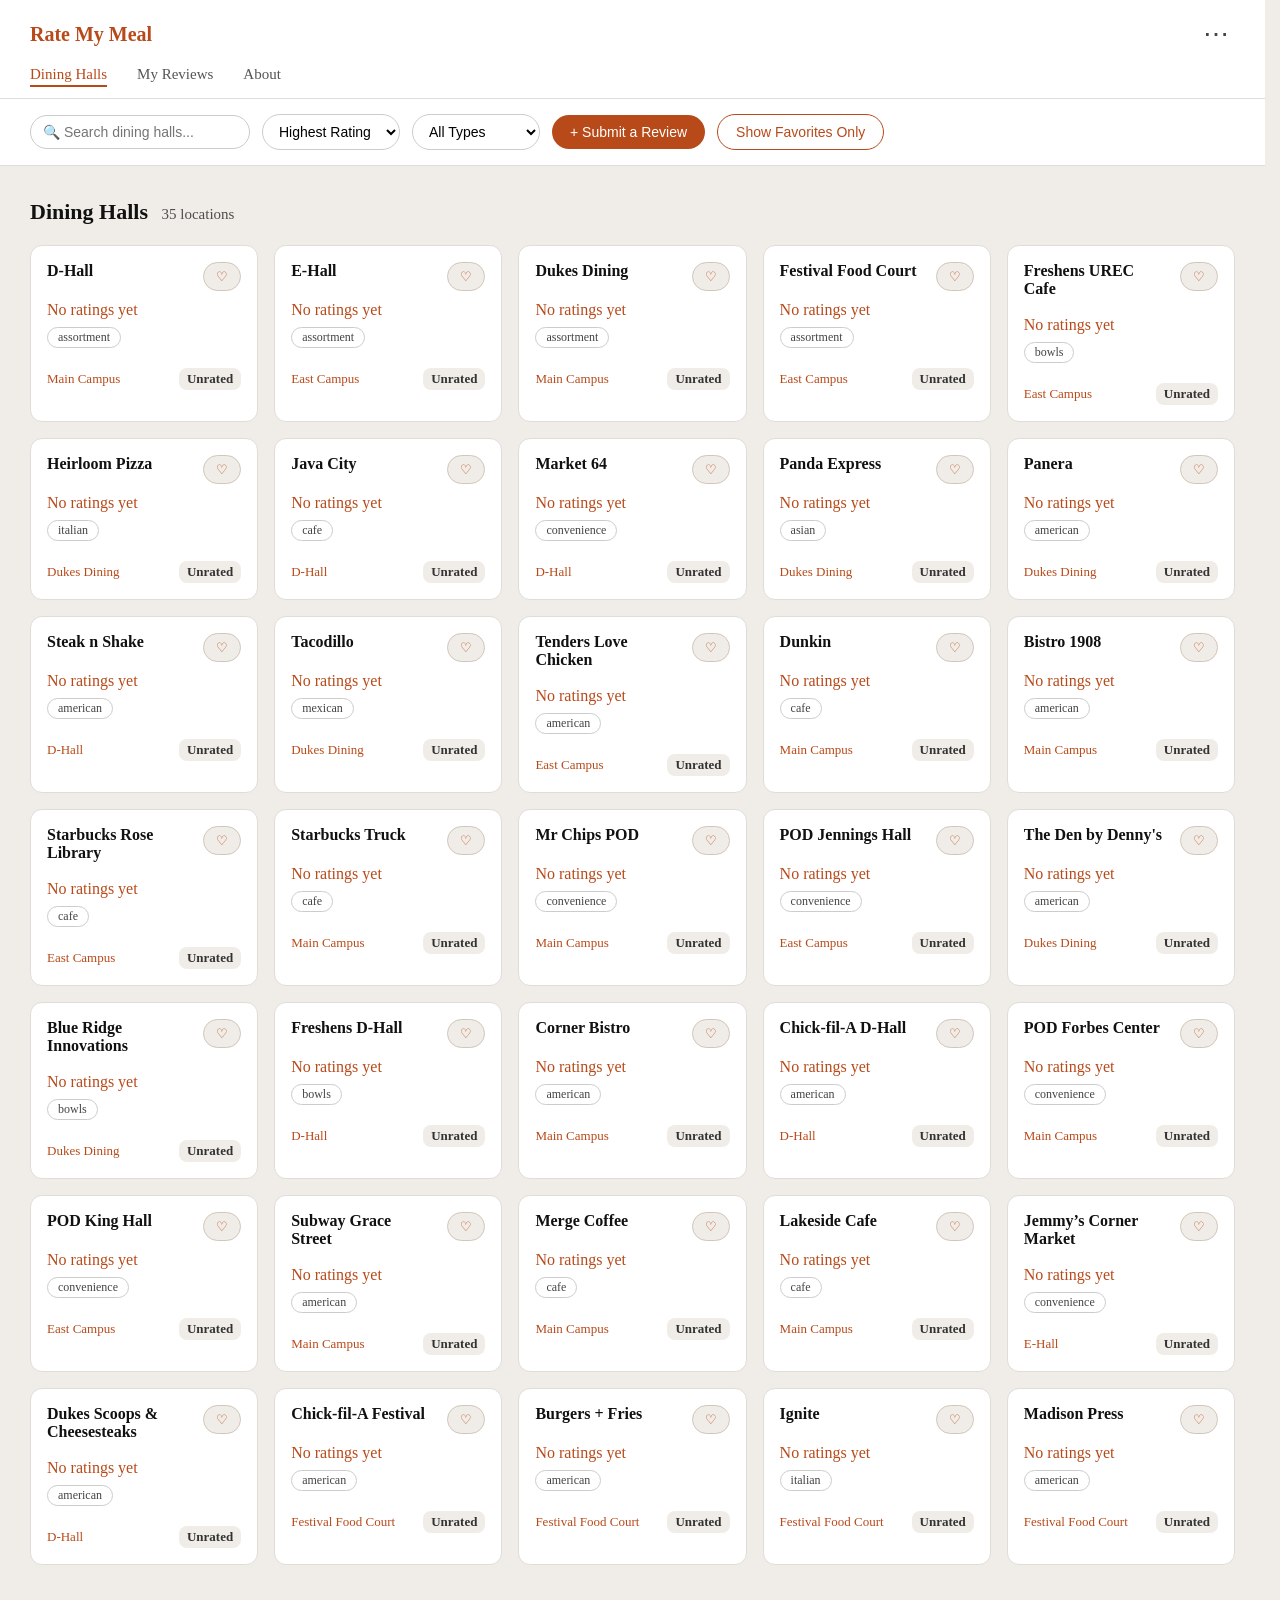
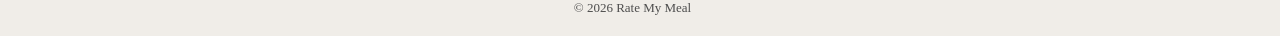
<file: docs/index.html>
<!DOCTYPE html>
<html lang="en">

<head>
    <meta charset="UTF-8">
    <meta name="viewport" content="width=device-width, initial-scale=1.0">
    <title>Rate My Meal</title>
    <link rel="icon" href="https://fav.mhciael.com/%E2%AD%90">
    <link rel="stylesheet" href="styles.css">
</head>

<body>

    <header>
        <nav class="navbar">
        <div class="nav-logo"><a href="index.html">Rate My Meal</a></div>
            <ul class="nav-links">
                <li><a href="index.html" class="active">Dining Halls</a></li>
                <li><a href="reviews.html">My Reviews</a></li>
                <li><a href="about.html">About</a></li>
            </ul>

            <div class="view-menu">
                <button type="button" id="view-menu-btn" class="view-menu-btn" aria-label="Change view">
                &#8943;
                </button>

                <div id="view-menu-dropdown" class="view-menu-dropdown">
                    <button type="button" id="card-view-btn">Card View</button>
                    <button type="button" id="list-view-btn">List View</button>
                </div>
            </div>
        </nav>

        <section class="search-bar" aria-label="Search dining halls">
            <label for="search-input" class="visually-hidden">Search dining halls</label>
            <input type="text" id="search-input" placeholder="&#128269; Search dining halls...">

            <label for="sort-select" class="visually-hidden">Sort dining halls</label>
            <select id="sort-select">
                <option value="highest">Highest Rating</option>
                <option value="lowest">Lowest Rating</option>
                <option value="az">Name A-Z</option>
            </select>

            <label for="cuisine-select" class="visually-hidden">Filter by cuisine</label>
            <select id="cuisine-select">
                <option value="all">All Types</option>
                <option value="assortment">Assortment</option>
                <option value="american">American</option>
                <option value="asian">Asian</option>
                <option value="italian">Italian</option>
                <option value="mexican">Mexican</option>
                <option value="cafe">Cafe</option>
                <option value="bowls">Bowls</option>
                <option value="convenience">Convenience</option>
            </select>

            <button type="button" class="submit-btn" id="submit-btn">+ Submit a Review</button>
            <button type="button" class="submit-btn" id="favorites-only-btn">Show Favorites Only</button>
        </section>
    </header>

    <main class="main-content">
        <section aria-labelledby="dining-halls-heading">
            <h1 class="section-title" id="dining-halls-heading">
                Dining Halls
                <span class="location-count" id="location-count"></span>
            </h1>
            <section class="card-grid" id="card-grid" aria-label="Dining hall listings"></section>
        </section>
    </main>

    <aside class="modal" id="review-modal">
        <section class="modal-box">
            <button type="button" class="modal-close" id="close-modal" aria-label="Close review form">&#10005;</button>
            <h2>Submit a Review</h2>

            <form id="review-form">
                <label for="dining-hall">Dining Hall</label>
                <select id="dining-hall" required>
                    <option value="">-- Select a dining hall --</option>
                    <option value="dhall">D-Hall</option>
                    <option value="ehall">E-Hall</option>
                    <option value="dukes">Dukes Dining</option>
                    <option value="festival">Festival Food Court</option>
                    <option value="freshens_urec">Freshens UREC Cafe</option>
                    <option value="heirloom">Heirloom Pizza</option>
                    <option value="java_city">Java City</option>
                    <option value="market64">Market 64</option>
                    <option value="panda_express">Panda Express</option>
                    <option value="panera">Panera</option>
                    <option value="steak_n_shake">Steak n Shake</option>
                    <option value="tacodillo">Tacodillo</option>
                    <option value="tlc">Tenders Love Chicken</option>
                    <option value="dunkin">Dunkin</option>
                    <option value="bistro1908">Bistro 1908</option>
                    <option value="starbucks_rose">Starbucks Rose Library</option>
                    <option value="starbucks_truck">Starbucks Truck</option>
                    <option value="mr_chips">Mr Chips POD</option>
                    <option value="pod_jennings">POD Jennings Hall</option>
                    <option value="den_dennys">The Den by Denny's</option>
                    <option value="blue_ridge">Blue Ridge Innovations</option>
                    <option value="freshens_dhall">Freshens D-Hall</option>
                    <option value="corner_bistro">Corner Bistro</option>
                    <option value="chickfila_dhall">Chick-fil-A D-Hall</option>
                    <option value="pod_forbes">POD Forbes Center</option>
                    <option value="pod_king">POD King Hall</option>
                    <option value="subway_grace">Subway Grace Street</option>
                    <option value="merge_coffee">Merge Coffee</option>
                    <option value="lakeside">Lakeside Cafe</option>
                    <option value="jemmys">Jemmy’s Corner Market</option>
                    <option value="dukes_scoops">Dukes Scoops &amp; Cheesesteaks</option>
                    <option value="chickfila_festival">Chick-fil-A Festival</option>
                    <option value="burgers_fries">Burgers + Fries</option>
                    <option value="ignite">Ignite</option>
                    <option value="madison_press">Madison Press</option>
                </select>

                <label for="reviewer-name">Your Name</label>
                <input type="text" id="reviewer-name" placeholder="e.g. Jane Smith" required>

                <label for="star-rating">Rating (1-5)</label>
                <input type="number" id="star-rating" min="1" max="5" placeholder="e.g. 4" required>

                <label for="review-text">Review</label>
                <textarea id="review-text" rows="4" placeholder="Write your review here..." required></textarea>

                <button type="submit" class="submit-btn">Submit Review</button>
            </form>

            <div id="confirmation-msg" hidden>
                <p>&#10003; Thanks for your review! It has been submitted.</p>
            </div>
        </section>
    </aside>

    <footer class="footer">
        © 2026 Rate My Meal
    </footer>

    <script src="main.js"></script>
</body>
</html>
</file>
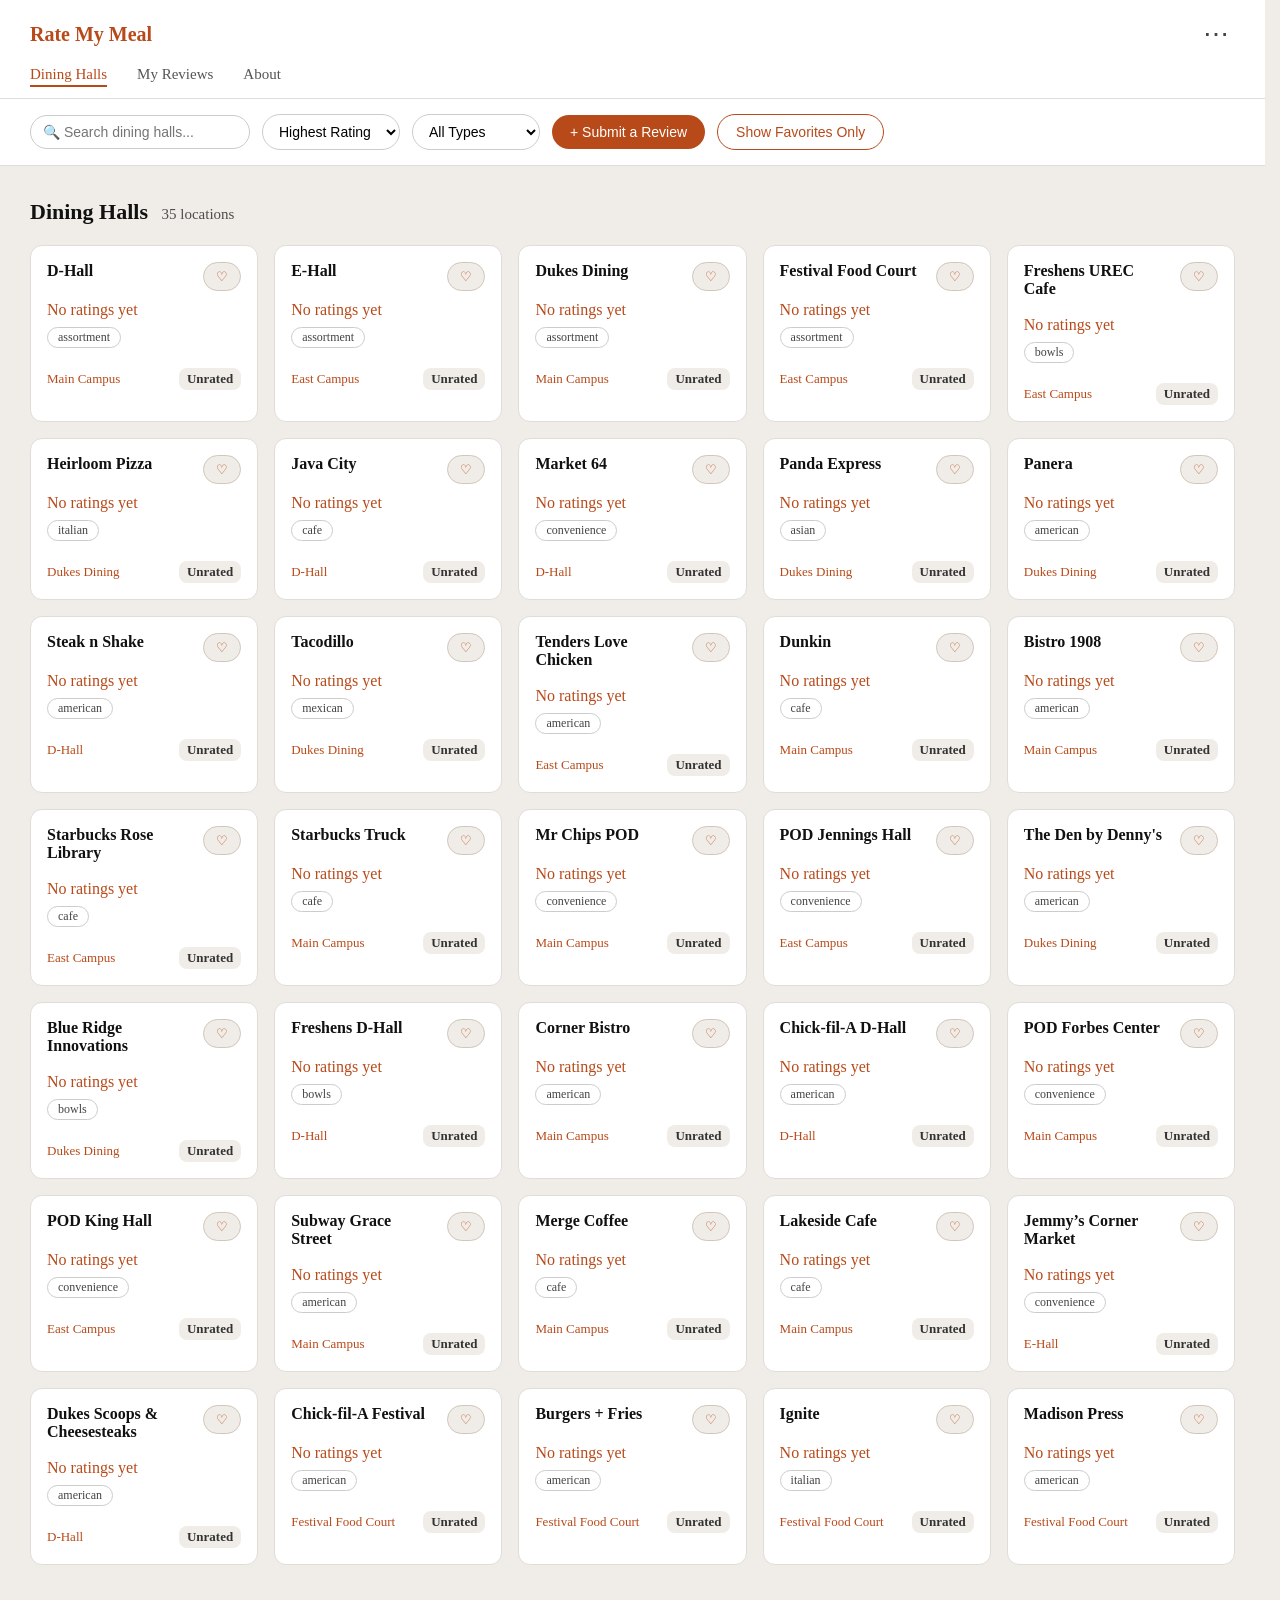
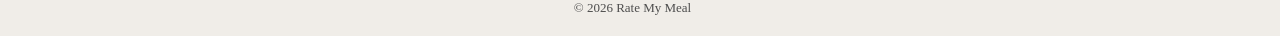
<file: src/index.html>
<!DOCTYPE html>
<html lang="en">

<head>
    <meta charset="UTF-8">
    <meta name="viewport" content="width=device-width, initial-scale=1.0">
    <title>Rate My Meal</title>
    <link rel="icon" href="https://fav.mhciael.com/%E2%AD%90">
    <link rel="stylesheet" href="styles/styles.css">
</head>

<body>

    <header>
        <nav class="navbar">
        <div class="nav-logo"><a href="index.html">Rate My Meal</a></div>
            <ul class="nav-links">
                <li><a href="index.html" class="active">Dining Halls</a></li>
                <li><a href="reviews.html">My Reviews</a></li>
                <li><a href="about.html">About</a></li>
            </ul>

            <div class="view-menu">
                <button type="button" id="view-menu-btn" class="view-menu-btn" aria-label="Change view">
                &#8943;
                </button>

                <div id="view-menu-dropdown" class="view-menu-dropdown">
                    <button type="button" id="card-view-btn">Card View</button>
                    <button type="button" id="list-view-btn">List View</button>
                </div>
            </div>
        </nav>

        <section class="search-bar" aria-label="Search dining halls">
            <label for="search-input" class="visually-hidden">Search dining halls</label>
            <input type="text" id="search-input" placeholder="&#128269; Search dining halls...">

            <label for="sort-select" class="visually-hidden">Sort dining halls</label>
            <select id="sort-select">
                <option value="highest">Highest Rating</option>
                <option value="lowest">Lowest Rating</option>
                <option value="az">Name A-Z</option>
            </select>

            <label for="cuisine-select" class="visually-hidden">Filter by cuisine</label>
            <select id="cuisine-select">
                <option value="all">All Types</option>
                <option value="assortment">Assortment</option>
                <option value="american">American</option>
                <option value="asian">Asian</option>
                <option value="italian">Italian</option>
                <option value="mexican">Mexican</option>
                <option value="cafe">Cafe</option>
                <option value="bowls">Bowls</option>
                <option value="convenience">Convenience</option>
            </select>

            <button type="button" class="submit-btn" id="submit-btn">+ Submit a Review</button>
            <button type="button" class="submit-btn" id="favorites-only-btn">Show Favorites Only</button>
        </section>
    </header>

    <main class="main-content">
        <section aria-labelledby="dining-halls-heading">
            <h1 class="section-title" id="dining-halls-heading">
                Dining Halls
                <span class="location-count" id="location-count"></span>
            </h1>
            <section class="card-grid" id="card-grid" aria-label="Dining hall listings"></section>
        </section>
    </main>

    <aside class="modal" id="review-modal">
        <section class="modal-box">
            <button type="button" class="modal-close" id="close-modal" aria-label="Close review form">&#10005;</button>
            <h2>Submit a Review</h2>

            <form id="review-form">
                <label for="dining-hall">Dining Hall</label>
                <select id="dining-hall" required>
                    <option value="">-- Select a dining hall --</option>
                    <option value="dhall">D-Hall</option>
                    <option value="ehall">E-Hall</option>
                    <option value="dukes">Dukes Dining</option>
                    <option value="festival">Festival Food Court</option>
                    <option value="freshens_urec">Freshens UREC Cafe</option>
                    <option value="heirloom">Heirloom Pizza</option>
                    <option value="java_city">Java City</option>
                    <option value="market64">Market 64</option>
                    <option value="panda_express">Panda Express</option>
                    <option value="panera">Panera</option>
                    <option value="steak_n_shake">Steak n Shake</option>
                    <option value="tacodillo">Tacodillo</option>
                    <option value="tlc">Tenders Love Chicken</option>
                    <option value="dunkin">Dunkin</option>
                    <option value="bistro1908">Bistro 1908</option>
                    <option value="starbucks_rose">Starbucks Rose Library</option>
                    <option value="starbucks_truck">Starbucks Truck</option>
                    <option value="mr_chips">Mr Chips POD</option>
                    <option value="pod_jennings">POD Jennings Hall</option>
                    <option value="den_dennys">The Den by Denny's</option>
                    <option value="blue_ridge">Blue Ridge Innovations</option>
                    <option value="freshens_dhall">Freshens D-Hall</option>
                    <option value="corner_bistro">Corner Bistro</option>
                    <option value="chickfila_dhall">Chick-fil-A D-Hall</option>
                    <option value="pod_forbes">POD Forbes Center</option>
                    <option value="pod_king">POD King Hall</option>
                    <option value="subway_grace">Subway Grace Street</option>
                    <option value="merge_coffee">Merge Coffee</option>
                    <option value="lakeside">Lakeside Cafe</option>
                    <option value="jemmys">Jemmy’s Corner Market</option>
                    <option value="dukes_scoops">Dukes Scoops &amp; Cheesesteaks</option>
                    <option value="chickfila_festival">Chick-fil-A Festival</option>
                    <option value="burgers_fries">Burgers + Fries</option>
                    <option value="ignite">Ignite</option>
                    <option value="madison_press">Madison Press</option>
                </select>

                <label for="reviewer-name">Your Name</label>
                <input type="text" id="reviewer-name" placeholder="e.g. Jane Smith" required>

                <label for="star-rating">Rating (1-5)</label>
                <input type="number" id="star-rating" min="1" max="5" placeholder="e.g. 4" required>

                <label for="review-text">Review</label>
                <textarea id="review-text" rows="4" placeholder="Write your review here..." required></textarea>

                <button type="submit" class="submit-btn">Submit Review</button>
            </form>

            <div id="confirmation-msg" hidden>
                <p>&#10003; Thanks for your review! It has been submitted.</p>
            </div>
        </section>
    </aside>

    <footer class="footer">
        © 2026 Rate My Meal
    </footer>

    <script src="scripts/main.js"></script>
</body>
</html>
</file>
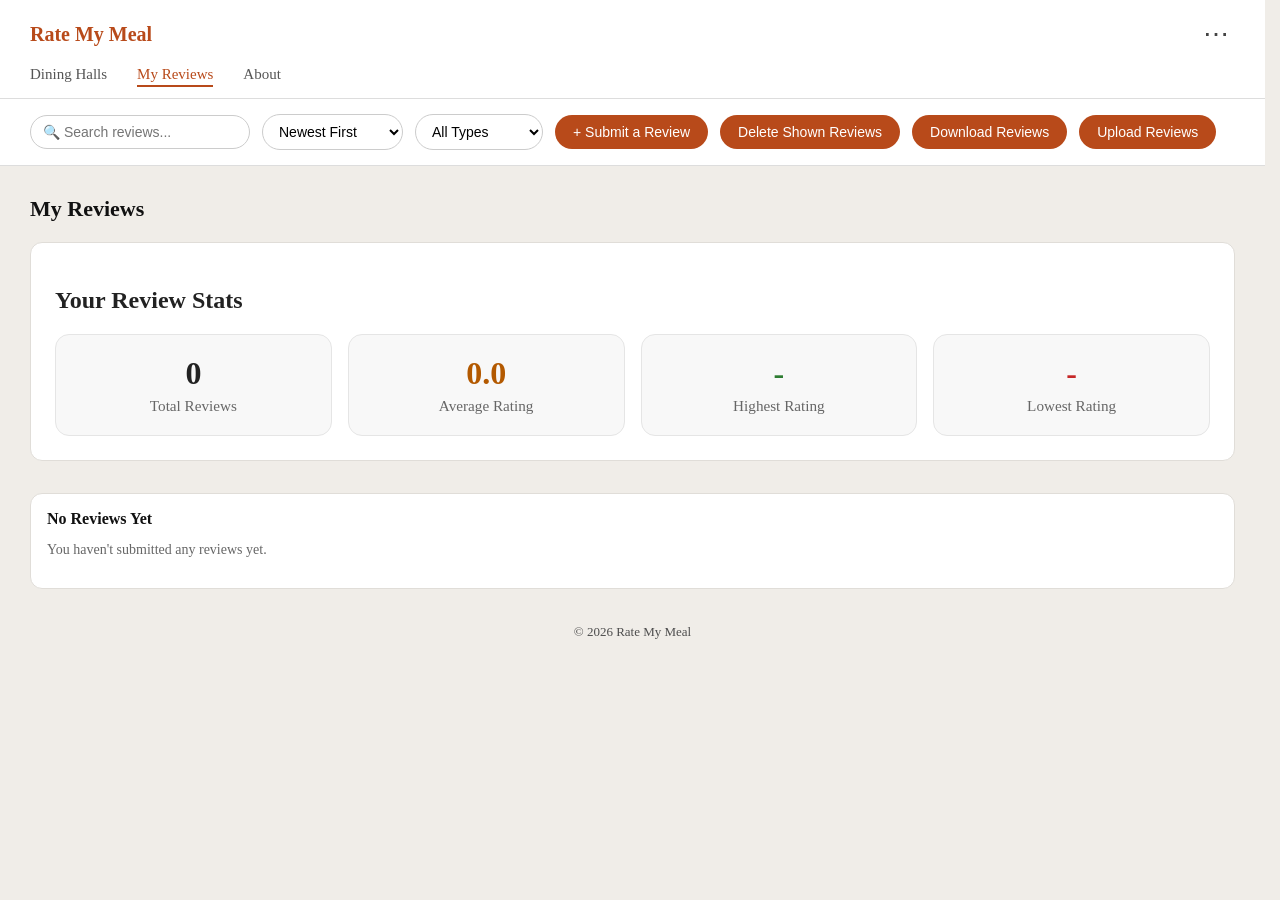
<file: docs/reviews.html>
<!DOCTYPE html>
<html lang="en">

<head>
    <meta charset="UTF-8">
    <meta name="viewport" content="width=device-width, initial-scale=1.0">
    <title>My Reviews - Rate My Meal</title>

    <link rel="icon" href="https://fav.mhciael.com/%E2%AD%90">
    <link rel="stylesheet" href="styles.css">
</head>

<body>

    <header>
        <!-- Navigation Bar -->
        <nav class="navbar">
            <div class="nav-logo"><a href="index.html">Rate My Meal</a></div>
            <ul class="nav-links">
                <li><a href="index.html">Dining Halls</a></li>
                <li><a href="reviews.html" class="active">My Reviews</a></li>
                <li><a href="about.html">About</a></li>
            </ul>

            <div class="view-menu">
                <button type="button" id="view-menu-btn" class="view-menu-btn" aria-label="Change view">
                    &#8943;
                </button>

                <div id="view-menu-dropdown" class="view-menu-dropdown">
                    <button type="button" id="card-view-btn">Card View</button>
                    <button type="button" id="list-view-btn">List View</button>
                </div>
            </div>
        </nav>

        <section class="search-bar" aria-label="Filter reviews">
            <label for="search-input" class="visually-hidden">Search reviews</label>
            <input type="text" id="search-input" placeholder="&#128269; Search reviews...">
            <label for="sort-select" class="visually-hidden">Sort reviews</label>
            <select id="sort-select">
                <option value="newest">Newest First</option>
                <option value="oldest">Oldest First</option>
                <option value="highest">Highest Rating</option>
                <option value="lowest">Lowest Rating</option>
                <option value="az">Dining Hall A-Z</option>
            </select>

            <label for="cuisine-select" class="visually-hidden">Filter by cuisine</label>
            <select id="cuisine-select">
                <option value="all">All Types</option>
                <option value="assortment">Assortment</option>
                <option value="american">American</option>
                <option value="asian">Asian</option>
                <option value="italian">Italian</option>
                <option value="mexican">Mexican</option>
                <option value="cafe">Cafe</option>
                <option value="bowls">Bowls</option>
                <option value="convenience">Convenience</option>
            </select>

            <button type="button" class="submit-btn" id="submit-btn">+ Submit a Review</button>
            <button type="button" class="submit-btn" id="clear-reviews-btn">Delete Shown Reviews</button>
            <button type="button" class="submit-btn" id="download-reviews-btn">Download Reviews</button>
            <button type="button" class="submit-btn" id="upload-reviews-btn">Upload Reviews</button>
            <input id="upload-reviews-input" type="file" accept="application/json" style="display: none;" >
        </section>
    </header>

    <!-- Main Content -->
    <main class="main-content">
        <h1 class="section-title">My Reviews</h1>
        <section class="card summary-card" id="user-overview">
            <h2>Your Review Stats</h2>


            <div class="overview-stats">
                <div class="overview-item">
                    <span class="overview-number" id="total-reviews-stat">0</span>
                    <span class="overview-label">Total Reviews</span>
                </div>

                <div class="overview-item">
                    <span class="overview-number" id="average-rating-stat">0.0</span>
                    <span class="overview-label">Average Rating</span>
                </div>

                <div class="overview-item">
                    <span class="overview-number" id="highest-rating-stat">0</span>
                    <span class="overview-label">Highest Rating</span>
                </div>

                <div class="overview-item">
                    <span class="overview-number" id="lowest-rating-stat">0</span>
                    <span class="overview-label">Lowest Rating</span>
                </div>
            </div>
        </section>






        <div class="card-grid" id="reviews-grid">
            <div class="card">
                <h2 class="card-name">No Reviews Yet</h2>
                <p class="empty-text">
                    You haven’t submitted any reviews yet.
                </p>
            </div>
        </div>
    </main>

    <aside class="modal" id="review-modal">
        <section class="modal-box">
            <button type="button" class="modal-close" id="close-modal" aria-label="Close review form">&#10005;</button>
            <h2>Submit a Review</h2>

            <form id="review-form">
                <label for="dining-hall">Dining Hall</label>
                <select id="dining-hall" required>
                    <option value="">-- Select a dining hall --</option>
                    <option value="dhall">D-Hall</option>
                    <option value="ehall">E-Hall</option>
                    <option value="dukes">Dukes Dining</option>
                    <option value="festival">Festival Food Court</option>
                    <option value="freshens_urec">Freshens UREC Cafe</option>
                    <option value="heirloom">Heirloom Pizza</option>
                    <option value="java_city">Java City</option>
                    <option value="market64">Market 64</option>
                    <option value="panda_express">Panda Express</option>
                    <option value="panera">Panera</option>
                    <option value="steak_n_shake">Steak n Shake</option>
                    <option value="tacodillo">Tacodillo</option>
                    <option value="tlc">Tenders Love Chicken</option>
                    <option value="dunkin">Dunkin</option>
                    <option value="bistro1908">Bistro 1908</option>
                    <option value="starbucks_rose">Starbucks Rose Library</option>
                    <option value="starbucks_truck">Starbucks Truck</option>
                    <option value="mr_chips">Mr Chips POD</option>
                    <option value="pod_jennings">POD Jennings Hall</option>
                    <option value="den_dennys">The Den by Denny's</option>
                    <option value="blue_ridge">Blue Ridge Innovations</option>
                    <option value="freshens_dhall">Freshens D-Hall</option>
                    <option value="corner_bistro">Corner Bistro</option>
                    <option value="chickfila_dhall">Chick-fil-A D-Hall</option>
                    <option value="pod_forbes">POD Forbes Center</option>
                    <option value="pod_king">POD King Hall</option>
                    <option value="subway_grace">Subway Grace Street</option>
                    <option value="merge_coffee">Merge Coffee</option>
                    <option value="lakeside">Lakeside Cafe</option>
                    <option value="jemmys">Jemmy’s Corner Market</option>
                    <option value="dukes_scoops">Dukes Scoops &amp; Cheesesteaks</option>
                    <option value="chickfila_festival">Chick-fil-A Festival</option>
                    <option value="burgers_fries">Burgers + Fries</option>
                    <option value="ignite">Ignite</option>
                    <option value="madison_press">Madison Press</option>
                </select>

                <label for="reviewer-name">Your Name</label>
                <input type="text" id="reviewer-name" placeholder="e.g. Jane Smith" required>

                <label for="star-rating">Rating (1-5)</label>
                <input type="number" id="star-rating" min="1" max="5" placeholder="e.g. 4" required>

                <label for="review-text">Review</label>
                <textarea id="review-text" rows="4" placeholder="Write your review here..." required></textarea>

                <button type="submit" class="submit-btn">Submit Review</button>
            </form>

            <div id="confirmation-msg" hidden>
                <p>&#10003; Thanks for your review! It has been submitted.</p>
            </div>
        </section>
    </aside>

    <footer class="footer">
        © 2026 Rate My Meal
    </footer>

    <script src="main.js"></script>
</body>

</html>
</file>
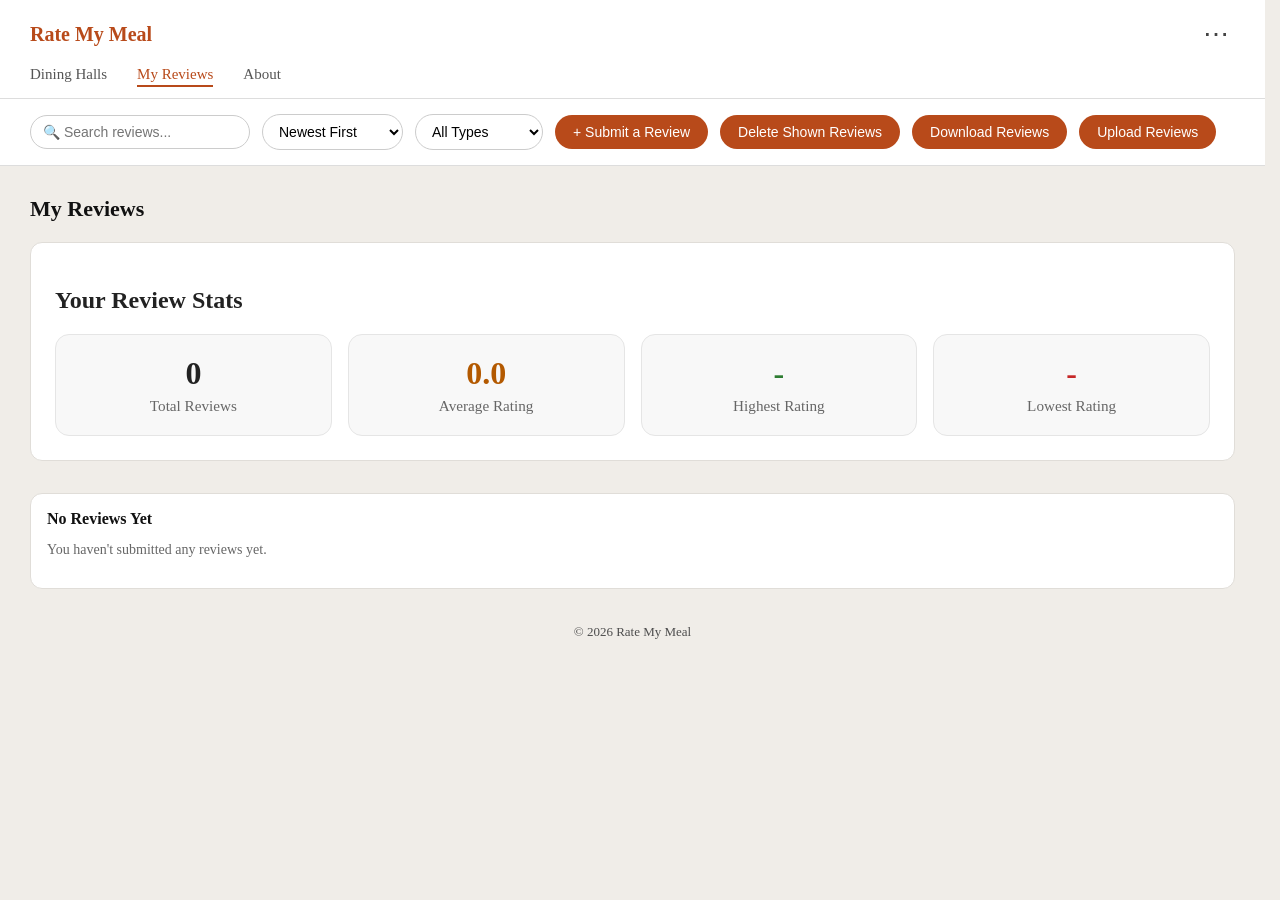
<file: src/reviews.html>
<!DOCTYPE html>
<html lang="en">

<head>
    <meta charset="UTF-8">
    <meta name="viewport" content="width=device-width, initial-scale=1.0">
    <title>My Reviews - Rate My Meal</title>

    <link rel="icon" href="https://fav.mhciael.com/%E2%AD%90">
    <link rel="stylesheet" href="styles/styles.css">
</head>

<body>

    <header>
        <!-- Navigation Bar -->
        <nav class="navbar">
            <div class="nav-logo"><a href="index.html">Rate My Meal</a></div>
            <ul class="nav-links">
                <li><a href="index.html">Dining Halls</a></li>
                <li><a href="reviews.html" class="active">My Reviews</a></li>
                <li><a href="about.html">About</a></li>
            </ul>

            <div class="view-menu">
                <button type="button" id="view-menu-btn" class="view-menu-btn" aria-label="Change view">
                    &#8943;
                </button>

                <div id="view-menu-dropdown" class="view-menu-dropdown">
                    <button type="button" id="card-view-btn">Card View</button>
                    <button type="button" id="list-view-btn">List View</button>
                </div>
            </div>
        </nav>

        <section class="search-bar" aria-label="Filter reviews">
            <label for="search-input" class="visually-hidden">Search reviews</label>
            <input type="text" id="search-input" placeholder="&#128269; Search reviews...">
            <label for="sort-select" class="visually-hidden">Sort reviews</label>
            <select id="sort-select">
                <option value="newest">Newest First</option>
                <option value="oldest">Oldest First</option>
                <option value="highest">Highest Rating</option>
                <option value="lowest">Lowest Rating</option>
                <option value="az">Dining Hall A-Z</option>
            </select>

            <label for="cuisine-select" class="visually-hidden">Filter by cuisine</label>
            <select id="cuisine-select">
                <option value="all">All Types</option>
                <option value="assortment">Assortment</option>
                <option value="american">American</option>
                <option value="asian">Asian</option>
                <option value="italian">Italian</option>
                <option value="mexican">Mexican</option>
                <option value="cafe">Cafe</option>
                <option value="bowls">Bowls</option>
                <option value="convenience">Convenience</option>
            </select>

            <button type="button" class="submit-btn" id="submit-btn">+ Submit a Review</button>
            <button type="button" class="submit-btn" id="clear-reviews-btn">Delete Shown Reviews</button>
            <button type="button" class="submit-btn" id="download-reviews-btn">Download Reviews</button>
            <button type="button" class="submit-btn" id="upload-reviews-btn">Upload Reviews</button>
            <input id="upload-reviews-input" type="file" accept="application/json" style="display: none;" >
        </section>
    </header>

    <!-- Main Content -->
    <main class="main-content">
        <h1 class="section-title">My Reviews</h1>
        <section class="card summary-card" id="user-overview">
            <h2>Your Review Stats</h2>


            <div class="overview-stats">
                <div class="overview-item">
                    <span class="overview-number" id="total-reviews-stat">0</span>
                    <span class="overview-label">Total Reviews</span>
                </div>

                <div class="overview-item">
                    <span class="overview-number" id="average-rating-stat">0.0</span>
                    <span class="overview-label">Average Rating</span>
                </div>

                <div class="overview-item">
                    <span class="overview-number" id="highest-rating-stat">0</span>
                    <span class="overview-label">Highest Rating</span>
                </div>

                <div class="overview-item">
                    <span class="overview-number" id="lowest-rating-stat">0</span>
                    <span class="overview-label">Lowest Rating</span>
                </div>
            </div>
        </section>






        <div class="card-grid" id="reviews-grid">
            <div class="card">
                <h2 class="card-name">No Reviews Yet</h2>
                <p class="empty-text">
                    You haven’t submitted any reviews yet.
                </p>
            </div>
        </div>
    </main>

    <aside class="modal" id="review-modal">
        <section class="modal-box">
            <button type="button" class="modal-close" id="close-modal" aria-label="Close review form">&#10005;</button>
            <h2>Submit a Review</h2>

            <form id="review-form">
                <label for="dining-hall">Dining Hall</label>
                <select id="dining-hall" required>
                    <option value="">-- Select a dining hall --</option>
                    <option value="dhall">D-Hall</option>
                    <option value="ehall">E-Hall</option>
                    <option value="dukes">Dukes Dining</option>
                    <option value="festival">Festival Food Court</option>
                    <option value="freshens_urec">Freshens UREC Cafe</option>
                    <option value="heirloom">Heirloom Pizza</option>
                    <option value="java_city">Java City</option>
                    <option value="market64">Market 64</option>
                    <option value="panda_express">Panda Express</option>
                    <option value="panera">Panera</option>
                    <option value="steak_n_shake">Steak n Shake</option>
                    <option value="tacodillo">Tacodillo</option>
                    <option value="tlc">Tenders Love Chicken</option>
                    <option value="dunkin">Dunkin</option>
                    <option value="bistro1908">Bistro 1908</option>
                    <option value="starbucks_rose">Starbucks Rose Library</option>
                    <option value="starbucks_truck">Starbucks Truck</option>
                    <option value="mr_chips">Mr Chips POD</option>
                    <option value="pod_jennings">POD Jennings Hall</option>
                    <option value="den_dennys">The Den by Denny's</option>
                    <option value="blue_ridge">Blue Ridge Innovations</option>
                    <option value="freshens_dhall">Freshens D-Hall</option>
                    <option value="corner_bistro">Corner Bistro</option>
                    <option value="chickfila_dhall">Chick-fil-A D-Hall</option>
                    <option value="pod_forbes">POD Forbes Center</option>
                    <option value="pod_king">POD King Hall</option>
                    <option value="subway_grace">Subway Grace Street</option>
                    <option value="merge_coffee">Merge Coffee</option>
                    <option value="lakeside">Lakeside Cafe</option>
                    <option value="jemmys">Jemmy’s Corner Market</option>
                    <option value="dukes_scoops">Dukes Scoops &amp; Cheesesteaks</option>
                    <option value="chickfila_festival">Chick-fil-A Festival</option>
                    <option value="burgers_fries">Burgers + Fries</option>
                    <option value="ignite">Ignite</option>
                    <option value="madison_press">Madison Press</option>
                </select>

                <label for="reviewer-name">Your Name</label>
                <input type="text" id="reviewer-name" placeholder="e.g. Jane Smith" required>

                <label for="star-rating">Rating (1-5)</label>
                <input type="number" id="star-rating" min="1" max="5" placeholder="e.g. 4" required>

                <label for="review-text">Review</label>
                <textarea id="review-text" rows="4" placeholder="Write your review here..." required></textarea>

                <button type="submit" class="submit-btn">Submit Review</button>
            </form>

            <div id="confirmation-msg" hidden>
                <p>&#10003; Thanks for your review! It has been submitted.</p>
            </div>
        </section>
    </aside>

    <footer class="footer">
        © 2026 Rate My Meal
    </footer>

    <script src="scripts/main.js"></script>
</body>

</html>
</file>
<file: docs/styles.css>
html {
    scrollbar-gutter: stable;
}

html,
body {
    max-width: 100%;
    overflow-x: hidden;
}

/* General Reset */
body {
    margin: 0;
    padding: 0;
    font-family: Georgia, serif;
    background-color: #f0ede8;
    color: #222;
}

/* Navigation Bar */
.navbar {
    background-color: white;
    padding: 15px 30px;
    display: flex;
    align-items: center;
    gap: 40px;
    border-bottom: 1px solid #ddd;
}

.nav-logo>a {
    text-decoration: none;
    font-size: 20px;
    font-weight: bold;
    color: #b84a1a;
}

.nav-links {
    list-style: none;
    margin: 0;
    padding: 0;
    display: flex;
    gap: 30px;
}

.nav-links a {
    text-decoration: none;
    color: #555;
    font-size: 15px;
}

.nav-links a:hover {
    color: #b84a1a;
}

.nav-links a.active {
    color: #b84a1a;
    border-bottom: 2px solid #b84a1a;
    padding-bottom: 3px;
}

/* Search and Filter Bar */
.search-bar {
    background-color: white;
    padding: 15px 30px;
    display: flex;
    align-items: center;
    gap: 12px;
    border-bottom: 1px solid #ddd;
}

.search-bar input {
    padding: 8px 12px;
    border: 1px solid #ccc;
    border-radius: 20px;
    font-size: 14px;
    width: 220px;
    width: 100%;
    max-width: 220px;
    box-sizing: border-box;
}

.search-bar select {
    padding: 8px 12px;
    border: 1px solid #ccc;
    border-radius: 20px;
    font-size: 14px;
    background-color: white;
}

section>select:hover {
    border-color: #b84a1a;
}

.submit-btn {
    padding: 9px 18px;
    background-color: #b84a1a;
    color: white;
    border: none;
    border-radius: 20px;
    font-size: 14px;
    cursor: pointer;
}

.submit-btn:hover,
.submit-btn.active {
    background-color: #963d15;
}

#favorites-only-btn {
    background-color: transparent;
    color: #b84a1a;
    border: 1px solid #b84a1a;
}

#favorites-only-btn.active {
    background-color: #b84a1a;
    color: white;
}

#favorites-only-btn:hover {
    background-color: #b84a1a;
    color: white;
}

/* Main Content Fade-in Animation */
@keyframes fadeIn {
    from {
        opacity: 0;
    }
    to {
        opacity: 1;
    }
}

/* Main Content */
.main-content {
    padding: 15px 30px;
    animation: fadeIn 0.8s ease-in-out;
}

.fade-in {
    animation: fadeIn 0.6s ease-in-out;
}

.section-title {
    font-size: 22px;
    font-weight: bold;
    margin-bottom: 20px;
    color: #111;
}

.location-count {
    font-size: 15px;
    font-weight: normal;
    color: #4D4D4D;
    margin-left: 8px;
}

/* Card Grid */
.card-grid {
    display: grid;
    grid-template-columns: repeat(auto-fit, minmax(220px, 1fr));
    gap: 16px;
}

/* Individual Card */
.card {
    background-color: white;
    border-radius: 12px;
    padding: 16px;
    border: 1px solid #e0ddd8;
    transition: background-color 0.2s ease, transform 0.2s ease;
}

section>.card:hover {
    background-color: #f7f1ec;
    transform: translateY(-2px);
}

.card:focus {
    outline: 2px solid #b84a1a;
    outline-offset: 2px;
}

.card-name {
    font-size: 16px;
    font-weight: bold;
    margin: 0 0 8px 0;
    color: #111;
}

/* Star Ratings */
.stars {
    color: #b84a1a;
    font-size: 16px;
    margin-bottom: 8px;
}

/* Cuisine Tag */
.tag {
    display: inline-block;
    border: 1px solid #ccc;
    border-radius: 20px;
    padding: 2px 10px;
    font-size: 12px;
    color: #444;
    margin-bottom: 12px;
}

/* Card Footer (campus + rating) */
.card-top {
    display: flex;
    justify-content: space-between;
    align-items: flex-start;
    gap: 12px;
    margin-bottom: 10px;
}

.favorite-btn {
    padding: 6px 12px;
    background-color: #f0ede8;
    border: 1px solid #d1c6bc;
    border-radius: 20px;
    color: #b84a1a;
    font-size: 13px;
    cursor: pointer;
    transition: background-color 0.2s ease, color 0.2s ease, border-color 0.2s ease;
}

.favorite-btn:hover {
    background-color: #f7f1ec;
}

.favorite-btn:focus {
    background-color: #f7f1ec;
    outline: 2px solid #b84a1a;
    outline-offset: 2px;
}

.favorite-btn.favorited {
    background-color: #b84a1a;
    color: white;
    border-color: #b84a1a;
}

.card-footer {
    display: flex;
    justify-content: space-between;
    align-items: center;
    margin-top: 8px;
}

.campus {
    font-size: 13px;
    color: #b84a1a;
}

.rating {
    font-size: 13px;
    font-weight: bold;
    background-color: #f0ede8;
    padding: 3px 8px;
    border-radius: 8px;
    color: #333;
}

/* Delete Review Button */
.delete-review-btn {
    margin-top: 12px;
    padding: 6px 12px;
    background-color: #D4403A;
    color: white;
    border: none;
    border-radius: 6px;
    font-size: 13px;
    cursor: pointer;
    transition: background-color 0.2s ease;
}

.delete-review-btn:hover {
    background-color: #c9302c;
}

.delete-review-btn:focus {
    outline: 2px solid #b84a1a;
    outline-offset: 2px;
}

/* Modal Overlay */
.modal {
    display: none;
    position: fixed;
    top: 0;
    left: 0;
    width: 100%;
    height: 100%;
    background-color: rgba(0, 0, 0, 0.5);
    justify-content: center;
    align-items: center;
}

/* Modal Box */
.modal-box {
    background-color: white;
    border-radius: 12px;
    padding: 30px;
    width: 420px;
    position: relative;
}

.modal-box h2 {
    margin-top: 0;
    color: #111;
}

/* Close Button */
.modal-close {
    position: absolute;
    top: 14px;
    right: 16px;
    background: none;
    border: none;
    font-size: 18px;
    cursor: pointer;
    color: #888;
}

.modal-close:hover {
    color: #333;
}

/* Form Fields */
.modal-box label {
    display: block;
    margin-top: 14px;
    margin-bottom: 4px;
    font-size: 14px;
    font-weight: bold;
    color: #333;
}

.modal-box input,
.modal-box select,
.modal-box textarea {
    width: 100%;
    padding: 8px 10px;
    border: 1px solid #ccc;
    border-radius: 8px;
    font-size: 14px;
    box-sizing: border-box;
}

.modal-box .submit-btn {
    margin-top: 18px;
    width: 100%;
}

/* Confirmation Message */
#confirmation-msg {
    text-align: center;
    font-size: 16px;
    color: #2a7a2a;
    padding: 20px 0;
}

.empty-text {
    font-size: 14px;
    color: #666;
}

/* Review-specific styles */
.review-text {
    font-style: italic;
    color: #555;
    margin: 8px 0;
    line-height: 1.4;
}

.review-meta {
    display: flex;
    justify-content: space-between;
    align-items: center;
    margin-top: 8px;
    font-size: 12px;
    color: #4D4D4D;
}

.reviewer {
    font-weight: bold;
}

.review-date {
    font-style: italic;
}

/* Footer */
.footer {
    text-align: center;
    padding: 20px;
    color: #4D4D4D;
    font-size: 13px;
}

.visually-hidden {
    position: absolute;
    width: 1px;
    height: 1px;
    padding: 0;
    margin: -1px;
    overflow: hidden;
    clip: rect(0, 0, 0, 0);
    white-space: nowrap;
    border: 0;
}

.responsive-img {
    max-width: 100%;
    height: auto;
    padding: 15px 0px;
    display: block;
    margin: 0 auto;
}

@media (max-width: 760px) {
    .navbar {
        display: grid;
        grid-template-columns: 1fr auto;
        align-items: center;
        gap: 12px;
    }

    .nav-logo {
        grid-column: 1;
    }

    .view-menu {
        grid-column: 2;
        grid-row: 1;
        margin-left: 0;
        justify-self: end;
    }

    .nav-links {
        grid-column: 1 / 3;
        grid-row: 2;
    }

    .search-bar {
        display: grid;
        grid-template-columns: 1fr 1fr;
        gap: 12px;
        align-items: center;
    }

    .search-bar & > * {
        animation: fadeIn 0.8s ease-in-out;
    }

    .search-bar input,
    .search-bar select,
    .search-bar .submit-btn {
        box-sizing: border-box;
        width: 100%;
        min-width: 0;
        margin: 0;
    }

    .search-bar input {
        grid-column: 1 / 3;
        max-width: none;
    }

    .search-bar .submit-btn {
        grid-column: 1 / 3;
    }

    .card-grid {
        grid-template-columns: repeat(2, 1fr);
    }
}

@media (max-width: 480px) {
    .search-bar {
        grid-template-columns: 1fr;
    }

    .search-bar input,
    .search-bar select,
    .search-bar .submit-btn {
        grid-column: auto;
    }

    .card-grid {
        grid-template-columns: 1fr;
    }

    .main-content,
    .search-bar,
    .navbar {
        padding-left: 16px;
        padding-right: 16px;
    }

    .modal-box {
        width: calc(100% - 32px);
        padding: 20px;
    }

    .summary-card {
        margin-bottom: 20px;
    }

    /* tighten spacing inside */
    .summary-card h1 {
        margin-bottom: 5px;
    }

    .summary-card p {
        margin-bottom: 10px;
        color: #555;
    }

    /* rating line */
    #average-rating {
        display: flex;
        align-items: center;
        gap: 8px;
        font-size: 1.1rem;
    }

    #avg-stars {
        color: #f4b400;
        /* same gold as your stars */
    }

    #review-count {
        color: gray;
        font-size: 0.9rem;
    }
}

.reviews-controls {
    display: flex;
    align-items: center;
    gap: 12px;
    flex-wrap: wrap;
    margin-top: 8px;
}

.reviews-controls select {
    padding: 8px 12px;
    border: 1px solid #ccc;
    border-radius: 20px;
    font-size: 14px;
    background-color: white;
    cursor: pointer;
}

.reviews-controls select:hover {
    border-color: #b84a1a;
}

#reviews-container {
    margin-top: 16px;
}

.view-menu {
    position: relative;
    margin-left: auto;
}

.view-menu-btn {
    width: 38px;
    height: 38px;
    border: none;
    border-radius: 50%;
    background-color: white;
    color: #444;
    font-size: 26px;
    line-height: 1;
    cursor: pointer;
}

.view-menu-btn:hover {
    background-color: #f7f1ec;
    color: #b84a1a;
}

.view-menu-dropdown {
    display: none;
    position: absolute;
    top: 44px;
    right: 0;
    background-color: white;
    border: 1px solid #e0ddd8;
    border-radius: 12px;
    min-width: 135px;
    box-shadow: 0 4px 12px rgba(0, 0, 0, 0.12);
    z-index: 20;
    overflow: hidden;
}

.view-menu-dropdown.show {
    display: block;
}

.view-menu-dropdown button {
    width: 100%;
    padding: 10px 14px;
    border: none;
    background-color: white;
    text-align: left;
    cursor: pointer;
    font-size: 14px;
    color: #333;
}

.view-menu-dropdown button:hover,
.view-menu-dropdown button.active {
    background-color: #f7f1ec;
    color: #b84a1a;
}

.card-grid.list-view {
    display: flex;
    flex-direction: column;
    gap: 14px;
}

.card-grid.list-view .card {
    display: grid;
    grid-template-columns: minmax(0, 1.4fr) minmax(80px, 0.8fr) minmax(70px, auto);
    grid-template-areas:
        "name stars favorite"
        "campus rating tag";
    align-items: center;
    gap: 10px 16px;
    padding: 18px 22px;
}

.card-grid.list-view .card-top {
    display: contents;
}

.card-grid.list-view .card-name {
    grid-area: name;
    margin: 0;
    min-width: 0;
}

.card-grid.list-view .favorite-btn {
    grid-area: favorite;
    justify-self: center;
    align-self: center;
    white-space: nowrap;
}

.card-grid.list-view .stars {
    grid-area: stars;
    margin: 0;
    justify-self: center;
    white-space: nowrap;
}

.card-grid.list-view .tag {
    grid-area: tag;
    justify-self: center;
    margin: 0;
    white-space: nowrap;
}

.card-grid.list-view .card-footer {
    display: contents;
}

.card-grid.list-view .campus {
    grid-area: campus;
    min-width: 0;
}

.card-grid.list-view .rating {
    grid-area: rating;
    justify-self: center;
    white-space: nowrap;
}

@media (max-width: 400px) {
    .card-grid.list-view .card {
        display: grid;
        grid-template-columns: minmax(0, 1fr) auto;
        grid-template-areas:
            "name favorite"
            "stars tag"
            "campus rating";
        gap: 8px 12px;
        padding: 16px;
        align-items: center;
    }

    .card-grid.list-view .card-top {
        display: contents;
    }

    .card-grid.list-view .card-name {
        grid-area: name;
        margin: 0;
        min-width: 0;
        line-height: 1.2;
        overflow-wrap: anywhere;
    }

    .card-grid.list-view .favorite-btn {
        grid-area: favorite;
        justify-self: end;
        white-space: nowrap;
    }

    .card-grid.list-view .stars {
        grid-area: stars;
        justify-self: start;
        margin: 0;
        white-space: nowrap;
    }

    .card-grid.list-view .tag {
        grid-area: tag;
        justify-self: end;
        margin: 0;
        max-width: 110px;
        text-align: center;
        overflow-wrap: anywhere;
    }

    .card-grid.list-view .card-footer {
        display: contents;
    }

    .card-grid.list-view .campus {
        grid-area: campus;
        min-width: 0;
        overflow-wrap: anywhere;
    }

    .card-grid.list-view .rating {
        grid-area: rating;
        justify-self: end;
        white-space: nowrap;
    }
}

.navbar {
    display: grid;
    grid-template-columns: 1fr auto;
    align-items: center;
    gap: 12px;
}

.nav-logo {
    grid-column: 1;
}

.view-menu {
    grid-column: 2;
    grid-row: 1;
    margin-left: 0;
    justify-self: end;
}

.nav-links {
    grid-column: 1 / 3;
    grid-row: 2;
}



/* STUFF FOR THE CANVAS CHARTS */
.chart-card {
    background-color: #f4f7fb;
    /* different from main page */
    border: 2px solid #d0d7e2;
    padding: 16px;
    border-radius: 12px;
}

.chart-controls {
    margin-bottom: 10px;
}

.chart-controls button {
    margin-right: 8px;
    padding: 6px 10px;
    border-radius: 6px;
    border: none;
    background-color: #ddd;
    cursor: pointer;
}

.chart-controls button:hover {
    background-color: #bbb;
}


/* for printing preview when they click ctrl + p */
@media print {

    /* Reset page margins and colors */
    @page {
        margin: 0.75in;
        size: letter;
    }

    /* General print styles */
    * {
        -webkit-print-color-adjust: exact !important;
        print-color-adjust: exact !important;
        /* color-adjust: exact !important; */
    }

    html,
    body {
        background-color: white !important;
        color: black !important;
        font-size: 11pt;
        line-height: 1.5;
    }

    /* Hide interactive and navigation elements */
    .search-bar,
    .submit-btn,
    .modal,
    .modal-box,
    button,
    input,
    select,
    textarea {
        display: none !important;
    }

    /* Navigation for print */
    .navbar {
        border-bottom: 2px solid #000;
        padding: 10pt 0;
        margin-bottom: 20pt;
    }

    .nav-logo {
        font-size: 18pt;
        font-weight: bold;
        color: #000 !important;
    }

    .nav-links {
        display: none;
    }

    /* Main content spacing */
    .main-content {
        padding: 0;
        margin: 0;
    }

    /* Section titles */
    .section-title {
        font-size: 16pt;
        font-weight: bold;
        color: #000 !important;
        margin-top: 15pt;
        margin-bottom: 12pt;
        page-break-after: avoid;
    }

    .location-count {
        font-size: 11pt;
        color: #333 !important;
    }

    /* Card Grid - optimize for print */
    .card-grid {
        display: grid;
        grid-template-columns: repeat(2, 1fr);
        gap: 12pt;
        page-break-inside: auto;
    }

    /* Individual Cards */
    .card {
        background-color: white !important;
        border: 1.5pt solid #333 !important;
        border-radius: 6pt;
        padding: 10pt;
        page-break-inside: avoid;
        margin-bottom: 8pt;
    }

    .card-name {
        font-size: 12pt;
        font-weight: bold;
        color: #000 !important;
        margin-bottom: 6pt;
    }

    .stars {
        color: #000 !important;
        font-size: 11pt;
        margin-bottom: 6pt;
    }

    .tag {
        border: 1pt solid #666 !important;
        padding: 2pt 8pt;
        font-size: 9pt;
        color: #000 !important;
        display: inline-block;
        margin-bottom: 6pt;
    }

    .card-footer {
        display: flex;
        justify-content: space-between;
        margin-top: 6pt;
        font-size: 10pt;
    }

    .campus {
        color: #000 !important;
        font-weight: bold;
    }

    .rating {
        background-color: #f0f0f0 !important;
        color: #000 !important;
        padding: 2pt 6pt;
        border-radius: 4pt;
        border: 1pt solid #999;
    }

    /* About Page */
    .empty-text {
        font-size: 11pt;
        color: #000 !important;
        line-height: 1.6;
        margin-bottom: 10pt;
    }

    .responsive-img {
        max-width: 100%;
        height: auto;
        page-break-inside: avoid;
        margin: 15pt 0;
        border: 1pt solid #ccc;
    }

    /* Footer - show in print with page info */
    .footer {
        display: block !important;
        text-align: center;
        font-size: 9pt;
        color: #666 !important;
        padding: 10pt 0;
        margin-top: 30pt;
        border-top: 1pt solid #ccc;
    }

    /* Print header with site name */
    body::before {
        content: "Rate My Meal - Dining Hall Reviews";
        display: block;
        text-align: center;
        font-size: 9pt;
        color: #666;
        padding-bottom: 5pt;
        border-bottom: 1pt solid #ccc;
        margin-bottom: 15pt;
    }

    /* Prevent orphans and widows */
    p,
    .card {
        orphans: 3;
        widows: 3;
    }

    h1,
    h2,
    h3,
    .section-title,
    .card-name {
        page-break-after: avoid;
        orphans: 4;
        widows: 4;
    }
}


/* =========================
    USER OVERVIEW
========================= */

#user-overview {
    margin-bottom: 2rem;
    padding: 1.5rem;
}

#user-overview h2 {
    margin-bottom: 1.25rem;
    font-size: 1.5rem;
}

.overview-stats {
    display: grid;
    grid-template-columns: repeat(auto-fit, minmax(160px, 1fr));
    gap: 1rem;
}

.overview-item {
    background: #f8f8f8;
    border-radius: 14px;
    padding: 1.25rem 1rem;
    text-align: center;
    border: 1px solid #e5e5e5;

    transition: transform 0.15s ease,
        box-shadow 0.15s ease;
}

.overview-item:hover {
    transform: translateY(-3px);
    box-shadow: 0 4px 12px rgba(0, 0, 0, 0.08);
}

.overview-number {
    display: block;
    font-size: 2rem;
    font-weight: bold;
    margin-bottom: 0.35rem;
    color: #222;
}

.overview-label {
    font-size: 0.95rem;
    color: #666;
}

/* Highest rating = green */
#highest-rating-stat {
    color: #2e7d32;
}

/* Lowest rating = red */
#lowest-rating-stat {
    color: #c62828;
}

/* Average rating = gold */
#average-rating-stat {
    color: #B35900;
}

#reviews-grid {
    margin-top: 1rem;
}
</file>
<file: src/styles/styles.css>
html {
    scrollbar-gutter: stable;
}

html,
body {
    max-width: 100%;
    overflow-x: hidden;
}

/* General Reset */
body {
    margin: 0;
    padding: 0;
    font-family: Georgia, serif;
    background-color: #f0ede8;
    color: #222;
}

/* Navigation Bar */
.navbar {
    background-color: white;
    padding: 15px 30px;
    display: flex;
    align-items: center;
    gap: 40px;
    border-bottom: 1px solid #ddd;
}

.nav-logo>a {
    text-decoration: none;
    font-size: 20px;
    font-weight: bold;
    color: #b84a1a;
}

.nav-links {
    list-style: none;
    margin: 0;
    padding: 0;
    display: flex;
    gap: 30px;
}

.nav-links a {
    text-decoration: none;
    color: #555;
    font-size: 15px;
}

.nav-links a:hover {
    color: #b84a1a;
}

.nav-links a.active {
    color: #b84a1a;
    border-bottom: 2px solid #b84a1a;
    padding-bottom: 3px;
}

/* Search and Filter Bar */
.search-bar {
    background-color: white;
    padding: 15px 30px;
    display: flex;
    align-items: center;
    gap: 12px;
    border-bottom: 1px solid #ddd;
}

.search-bar input {
    padding: 8px 12px;
    border: 1px solid #ccc;
    border-radius: 20px;
    font-size: 14px;
    width: 220px;
    width: 100%;
    max-width: 220px;
    box-sizing: border-box;
}

.search-bar select {
    padding: 8px 12px;
    border: 1px solid #ccc;
    border-radius: 20px;
    font-size: 14px;
    background-color: white;
}

section>select:hover {
    border-color: #b84a1a;
}

.submit-btn {
    padding: 9px 18px;
    background-color: #b84a1a;
    color: white;
    border: none;
    border-radius: 20px;
    font-size: 14px;
    cursor: pointer;
}

.submit-btn:hover,
.submit-btn.active {
    background-color: #963d15;
}

#favorites-only-btn {
    background-color: transparent;
    color: #b84a1a;
    border: 1px solid #b84a1a;
}

#favorites-only-btn.active {
    background-color: #b84a1a;
    color: white;
}

#favorites-only-btn:hover {
    background-color: #b84a1a;
    color: white;
}

/* Main Content Fade-in Animation */
@keyframes fadeIn {
    from {
        opacity: 0;
    }
    to {
        opacity: 1;
    }
}

/* Main Content */
.main-content {
    padding: 15px 30px;
    animation: fadeIn 0.8s ease-in-out;
}

.fade-in {
    animation: fadeIn 0.6s ease-in-out;
}

.section-title {
    font-size: 22px;
    font-weight: bold;
    margin-bottom: 20px;
    color: #111;
}

.location-count {
    font-size: 15px;
    font-weight: normal;
    color: #4D4D4D;
    margin-left: 8px;
}

/* Card Grid */
.card-grid {
    display: grid;
    grid-template-columns: repeat(auto-fit, minmax(220px, 1fr));
    gap: 16px;
}

/* Individual Card */
.card {
    background-color: white;
    border-radius: 12px;
    padding: 16px;
    border: 1px solid #e0ddd8;
    transition: background-color 0.2s ease, transform 0.2s ease;
}

section>.card:hover {
    background-color: #f7f1ec;
    transform: translateY(-2px);
}

.card:focus {
    outline: 2px solid #b84a1a;
    outline-offset: 2px;
}

.card-name {
    font-size: 16px;
    font-weight: bold;
    margin: 0 0 8px 0;
    color: #111;
}

/* Star Ratings */
.stars {
    color: #b84a1a;
    font-size: 16px;
    margin-bottom: 8px;
}

/* Cuisine Tag */
.tag {
    display: inline-block;
    border: 1px solid #ccc;
    border-radius: 20px;
    padding: 2px 10px;
    font-size: 12px;
    color: #444;
    margin-bottom: 12px;
}

/* Card Footer (campus + rating) */
.card-top {
    display: flex;
    justify-content: space-between;
    align-items: flex-start;
    gap: 12px;
    margin-bottom: 10px;
}

.favorite-btn {
    padding: 6px 12px;
    background-color: #f0ede8;
    border: 1px solid #d1c6bc;
    border-radius: 20px;
    color: #b84a1a;
    font-size: 13px;
    cursor: pointer;
    transition: background-color 0.2s ease, color 0.2s ease, border-color 0.2s ease;
}

.favorite-btn:hover {
    background-color: #f7f1ec;
}

.favorite-btn:focus {
    background-color: #f7f1ec;
    outline: 2px solid #b84a1a;
    outline-offset: 2px;
}

.favorite-btn.favorited {
    background-color: #b84a1a;
    color: white;
    border-color: #b84a1a;
}

.card-footer {
    display: flex;
    justify-content: space-between;
    align-items: center;
    margin-top: 8px;
}

.campus {
    font-size: 13px;
    color: #b84a1a;
}

.rating {
    font-size: 13px;
    font-weight: bold;
    background-color: #f0ede8;
    padding: 3px 8px;
    border-radius: 8px;
    color: #333;
}

/* Delete Review Button */
.delete-review-btn {
    margin-top: 12px;
    padding: 6px 12px;
    background-color: #D4403A;
    color: white;
    border: none;
    border-radius: 6px;
    font-size: 13px;
    cursor: pointer;
    transition: background-color 0.2s ease;
}

.delete-review-btn:hover {
    background-color: #c9302c;
}

.delete-review-btn:focus {
    outline: 2px solid #b84a1a;
    outline-offset: 2px;
}

/* Modal Overlay */
.modal {
    display: none;
    position: fixed;
    top: 0;
    left: 0;
    width: 100%;
    height: 100%;
    background-color: rgba(0, 0, 0, 0.5);
    justify-content: center;
    align-items: center;
}

/* Modal Box */
.modal-box {
    background-color: white;
    border-radius: 12px;
    padding: 30px;
    width: 420px;
    position: relative;
}

.modal-box h2 {
    margin-top: 0;
    color: #111;
}

/* Close Button */
.modal-close {
    position: absolute;
    top: 14px;
    right: 16px;
    background: none;
    border: none;
    font-size: 18px;
    cursor: pointer;
    color: #888;
}

.modal-close:hover {
    color: #333;
}

/* Form Fields */
.modal-box label {
    display: block;
    margin-top: 14px;
    margin-bottom: 4px;
    font-size: 14px;
    font-weight: bold;
    color: #333;
}

.modal-box input,
.modal-box select,
.modal-box textarea {
    width: 100%;
    padding: 8px 10px;
    border: 1px solid #ccc;
    border-radius: 8px;
    font-size: 14px;
    box-sizing: border-box;
}

.modal-box .submit-btn {
    margin-top: 18px;
    width: 100%;
}

/* Confirmation Message */
#confirmation-msg {
    text-align: center;
    font-size: 16px;
    color: #2a7a2a;
    padding: 20px 0;
}

.empty-text {
    font-size: 14px;
    color: #666;
}

/* Review-specific styles */
.review-text {
    font-style: italic;
    color: #555;
    margin: 8px 0;
    line-height: 1.4;
}

.review-meta {
    display: flex;
    justify-content: space-between;
    align-items: center;
    margin-top: 8px;
    font-size: 12px;
    color: #4D4D4D;
}

.reviewer {
    font-weight: bold;
}

.review-date {
    font-style: italic;
}

/* Footer */
.footer {
    text-align: center;
    padding: 20px;
    color: #4D4D4D;
    font-size: 13px;
}

.visually-hidden {
    position: absolute;
    width: 1px;
    height: 1px;
    padding: 0;
    margin: -1px;
    overflow: hidden;
    clip: rect(0, 0, 0, 0);
    white-space: nowrap;
    border: 0;
}

.responsive-img {
    max-width: 100%;
    height: auto;
    padding: 15px 0px;
    display: block;
    margin: 0 auto;
}

@media (max-width: 760px) {
    .navbar {
        display: grid;
        grid-template-columns: 1fr auto;
        align-items: center;
        gap: 12px;
    }

    .nav-logo {
        grid-column: 1;
    }

    .view-menu {
        grid-column: 2;
        grid-row: 1;
        margin-left: 0;
        justify-self: end;
    }

    .nav-links {
        grid-column: 1 / 3;
        grid-row: 2;
    }

    .search-bar {
        display: grid;
        grid-template-columns: 1fr 1fr;
        gap: 12px;
        align-items: center;
    }

    .search-bar & > * {
        animation: fadeIn 0.8s ease-in-out;
    }

    .search-bar input,
    .search-bar select,
    .search-bar .submit-btn {
        box-sizing: border-box;
        width: 100%;
        min-width: 0;
        margin: 0;
    }

    .search-bar input {
        grid-column: 1 / 3;
        max-width: none;
    }

    .search-bar .submit-btn {
        grid-column: 1 / 3;
    }

    .card-grid {
        grid-template-columns: repeat(2, 1fr);
    }
}

@media (max-width: 480px) {
    .search-bar {
        grid-template-columns: 1fr;
    }

    .search-bar input,
    .search-bar select,
    .search-bar .submit-btn {
        grid-column: auto;
    }

    .card-grid {
        grid-template-columns: 1fr;
    }

    .main-content,
    .search-bar,
    .navbar {
        padding-left: 16px;
        padding-right: 16px;
    }

    .modal-box {
        width: calc(100% - 32px);
        padding: 20px;
    }

    .summary-card {
        margin-bottom: 20px;
    }

    /* tighten spacing inside */
    .summary-card h1 {
        margin-bottom: 5px;
    }

    .summary-card p {
        margin-bottom: 10px;
        color: #555;
    }

    /* rating line */
    #average-rating {
        display: flex;
        align-items: center;
        gap: 8px;
        font-size: 1.1rem;
    }

    #avg-stars {
        color: #f4b400;
        /* same gold as your stars */
    }

    #review-count {
        color: gray;
        font-size: 0.9rem;
    }
}

.reviews-controls {
    display: flex;
    align-items: center;
    gap: 12px;
    flex-wrap: wrap;
    margin-top: 8px;
}

.reviews-controls select {
    padding: 8px 12px;
    border: 1px solid #ccc;
    border-radius: 20px;
    font-size: 14px;
    background-color: white;
    cursor: pointer;
}

.reviews-controls select:hover {
    border-color: #b84a1a;
}

#reviews-container {
    margin-top: 16px;
}

.view-menu {
    position: relative;
    margin-left: auto;
}

.view-menu-btn {
    width: 38px;
    height: 38px;
    border: none;
    border-radius: 50%;
    background-color: white;
    color: #444;
    font-size: 26px;
    line-height: 1;
    cursor: pointer;
}

.view-menu-btn:hover {
    background-color: #f7f1ec;
    color: #b84a1a;
}

.view-menu-dropdown {
    display: none;
    position: absolute;
    top: 44px;
    right: 0;
    background-color: white;
    border: 1px solid #e0ddd8;
    border-radius: 12px;
    min-width: 135px;
    box-shadow: 0 4px 12px rgba(0, 0, 0, 0.12);
    z-index: 20;
    overflow: hidden;
}

.view-menu-dropdown.show {
    display: block;
}

.view-menu-dropdown button {
    width: 100%;
    padding: 10px 14px;
    border: none;
    background-color: white;
    text-align: left;
    cursor: pointer;
    font-size: 14px;
    color: #333;
}

.view-menu-dropdown button:hover,
.view-menu-dropdown button.active {
    background-color: #f7f1ec;
    color: #b84a1a;
}

.card-grid.list-view {
    display: flex;
    flex-direction: column;
    gap: 14px;
}

.card-grid.list-view .card {
    display: grid;
    grid-template-columns: minmax(0, 1.4fr) minmax(80px, 0.8fr) minmax(70px, auto);
    grid-template-areas:
        "name stars favorite"
        "campus rating tag";
    align-items: center;
    gap: 10px 16px;
    padding: 18px 22px;
}

.card-grid.list-view .card-top {
    display: contents;
}

.card-grid.list-view .card-name {
    grid-area: name;
    margin: 0;
    min-width: 0;
}

.card-grid.list-view .favorite-btn {
    grid-area: favorite;
    justify-self: center;
    align-self: center;
    white-space: nowrap;
}

.card-grid.list-view .stars {
    grid-area: stars;
    margin: 0;
    justify-self: center;
    white-space: nowrap;
}

.card-grid.list-view .tag {
    grid-area: tag;
    justify-self: center;
    margin: 0;
    white-space: nowrap;
}

.card-grid.list-view .card-footer {
    display: contents;
}

.card-grid.list-view .campus {
    grid-area: campus;
    min-width: 0;
}

.card-grid.list-view .rating {
    grid-area: rating;
    justify-self: center;
    white-space: nowrap;
}

@media (max-width: 400px) {
    .card-grid.list-view .card {
        display: grid;
        grid-template-columns: minmax(0, 1fr) auto;
        grid-template-areas:
            "name favorite"
            "stars tag"
            "campus rating";
        gap: 8px 12px;
        padding: 16px;
        align-items: center;
    }

    .card-grid.list-view .card-top {
        display: contents;
    }

    .card-grid.list-view .card-name {
        grid-area: name;
        margin: 0;
        min-width: 0;
        line-height: 1.2;
        overflow-wrap: anywhere;
    }

    .card-grid.list-view .favorite-btn {
        grid-area: favorite;
        justify-self: end;
        white-space: nowrap;
    }

    .card-grid.list-view .stars {
        grid-area: stars;
        justify-self: start;
        margin: 0;
        white-space: nowrap;
    }

    .card-grid.list-view .tag {
        grid-area: tag;
        justify-self: end;
        margin: 0;
        max-width: 110px;
        text-align: center;
        overflow-wrap: anywhere;
    }

    .card-grid.list-view .card-footer {
        display: contents;
    }

    .card-grid.list-view .campus {
        grid-area: campus;
        min-width: 0;
        overflow-wrap: anywhere;
    }

    .card-grid.list-view .rating {
        grid-area: rating;
        justify-self: end;
        white-space: nowrap;
    }
}

.navbar {
    display: grid;
    grid-template-columns: 1fr auto;
    align-items: center;
    gap: 12px;
}

.nav-logo {
    grid-column: 1;
}

.view-menu {
    grid-column: 2;
    grid-row: 1;
    margin-left: 0;
    justify-self: end;
}

.nav-links {
    grid-column: 1 / 3;
    grid-row: 2;
}



/* STUFF FOR THE CANVAS CHARTS */
.chart-card {
    background-color: #f4f7fb;
    /* different from main page */
    border: 2px solid #d0d7e2;
    padding: 16px;
    border-radius: 12px;
}

.chart-controls {
    margin-bottom: 10px;
}

.chart-controls button {
    margin-right: 8px;
    padding: 6px 10px;
    border-radius: 6px;
    border: none;
    background-color: #ddd;
    cursor: pointer;
}

.chart-controls button:hover {
    background-color: #bbb;
}


/* for printing preview when they click ctrl + p */
@media print {

    /* Reset page margins and colors */
    @page {
        margin: 0.75in;
        size: letter;
    }

    /* General print styles */
    * {
        -webkit-print-color-adjust: exact !important;
        print-color-adjust: exact !important;
        /* color-adjust: exact !important; */
    }

    html,
    body {
        background-color: white !important;
        color: black !important;
        font-size: 11pt;
        line-height: 1.5;
    }

    /* Hide interactive and navigation elements */
    .search-bar,
    .submit-btn,
    .modal,
    .modal-box,
    button,
    input,
    select,
    textarea {
        display: none !important;
    }

    /* Navigation for print */
    .navbar {
        border-bottom: 2px solid #000;
        padding: 10pt 0;
        margin-bottom: 20pt;
    }

    .nav-logo {
        font-size: 18pt;
        font-weight: bold;
        color: #000 !important;
    }

    .nav-links {
        display: none;
    }

    /* Main content spacing */
    .main-content {
        padding: 0;
        margin: 0;
    }

    /* Section titles */
    .section-title {
        font-size: 16pt;
        font-weight: bold;
        color: #000 !important;
        margin-top: 15pt;
        margin-bottom: 12pt;
        page-break-after: avoid;
    }

    .location-count {
        font-size: 11pt;
        color: #333 !important;
    }

    /* Card Grid - optimize for print */
    .card-grid {
        display: grid;
        grid-template-columns: repeat(2, 1fr);
        gap: 12pt;
        page-break-inside: auto;
    }

    /* Individual Cards */
    .card {
        background-color: white !important;
        border: 1.5pt solid #333 !important;
        border-radius: 6pt;
        padding: 10pt;
        page-break-inside: avoid;
        margin-bottom: 8pt;
    }

    .card-name {
        font-size: 12pt;
        font-weight: bold;
        color: #000 !important;
        margin-bottom: 6pt;
    }

    .stars {
        color: #000 !important;
        font-size: 11pt;
        margin-bottom: 6pt;
    }

    .tag {
        border: 1pt solid #666 !important;
        padding: 2pt 8pt;
        font-size: 9pt;
        color: #000 !important;
        display: inline-block;
        margin-bottom: 6pt;
    }

    .card-footer {
        display: flex;
        justify-content: space-between;
        margin-top: 6pt;
        font-size: 10pt;
    }

    .campus {
        color: #000 !important;
        font-weight: bold;
    }

    .rating {
        background-color: #f0f0f0 !important;
        color: #000 !important;
        padding: 2pt 6pt;
        border-radius: 4pt;
        border: 1pt solid #999;
    }

    /* About Page */
    .empty-text {
        font-size: 11pt;
        color: #000 !important;
        line-height: 1.6;
        margin-bottom: 10pt;
    }

    .responsive-img {
        max-width: 100%;
        height: auto;
        page-break-inside: avoid;
        margin: 15pt 0;
        border: 1pt solid #ccc;
    }

    /* Footer - show in print with page info */
    .footer {
        display: block !important;
        text-align: center;
        font-size: 9pt;
        color: #666 !important;
        padding: 10pt 0;
        margin-top: 30pt;
        border-top: 1pt solid #ccc;
    }

    /* Print header with site name */
    body::before {
        content: "Rate My Meal - Dining Hall Reviews";
        display: block;
        text-align: center;
        font-size: 9pt;
        color: #666;
        padding-bottom: 5pt;
        border-bottom: 1pt solid #ccc;
        margin-bottom: 15pt;
    }

    /* Prevent orphans and widows */
    p,
    .card {
        orphans: 3;
        widows: 3;
    }

    h1,
    h2,
    h3,
    .section-title,
    .card-name {
        page-break-after: avoid;
        orphans: 4;
        widows: 4;
    }
}


/* =========================
    USER OVERVIEW
========================= */

#user-overview {
    margin-bottom: 2rem;
    padding: 1.5rem;
}

#user-overview h2 {
    margin-bottom: 1.25rem;
    font-size: 1.5rem;
}

.overview-stats {
    display: grid;
    grid-template-columns: repeat(auto-fit, minmax(160px, 1fr));
    gap: 1rem;
}

.overview-item {
    background: #f8f8f8;
    border-radius: 14px;
    padding: 1.25rem 1rem;
    text-align: center;
    border: 1px solid #e5e5e5;

    transition: transform 0.15s ease,
        box-shadow 0.15s ease;
}

.overview-item:hover {
    transform: translateY(-3px);
    box-shadow: 0 4px 12px rgba(0, 0, 0, 0.08);
}

.overview-number {
    display: block;
    font-size: 2rem;
    font-weight: bold;
    margin-bottom: 0.35rem;
    color: #222;
}

.overview-label {
    font-size: 0.95rem;
    color: #666;
}

/* Highest rating = green */
#highest-rating-stat {
    color: #2e7d32;
}

/* Lowest rating = red */
#lowest-rating-stat {
    color: #c62828;
}

/* Average rating = gold */
#average-rating-stat {
    color: #B35900;
}

#reviews-grid {
    margin-top: 1rem;
}
</file>
